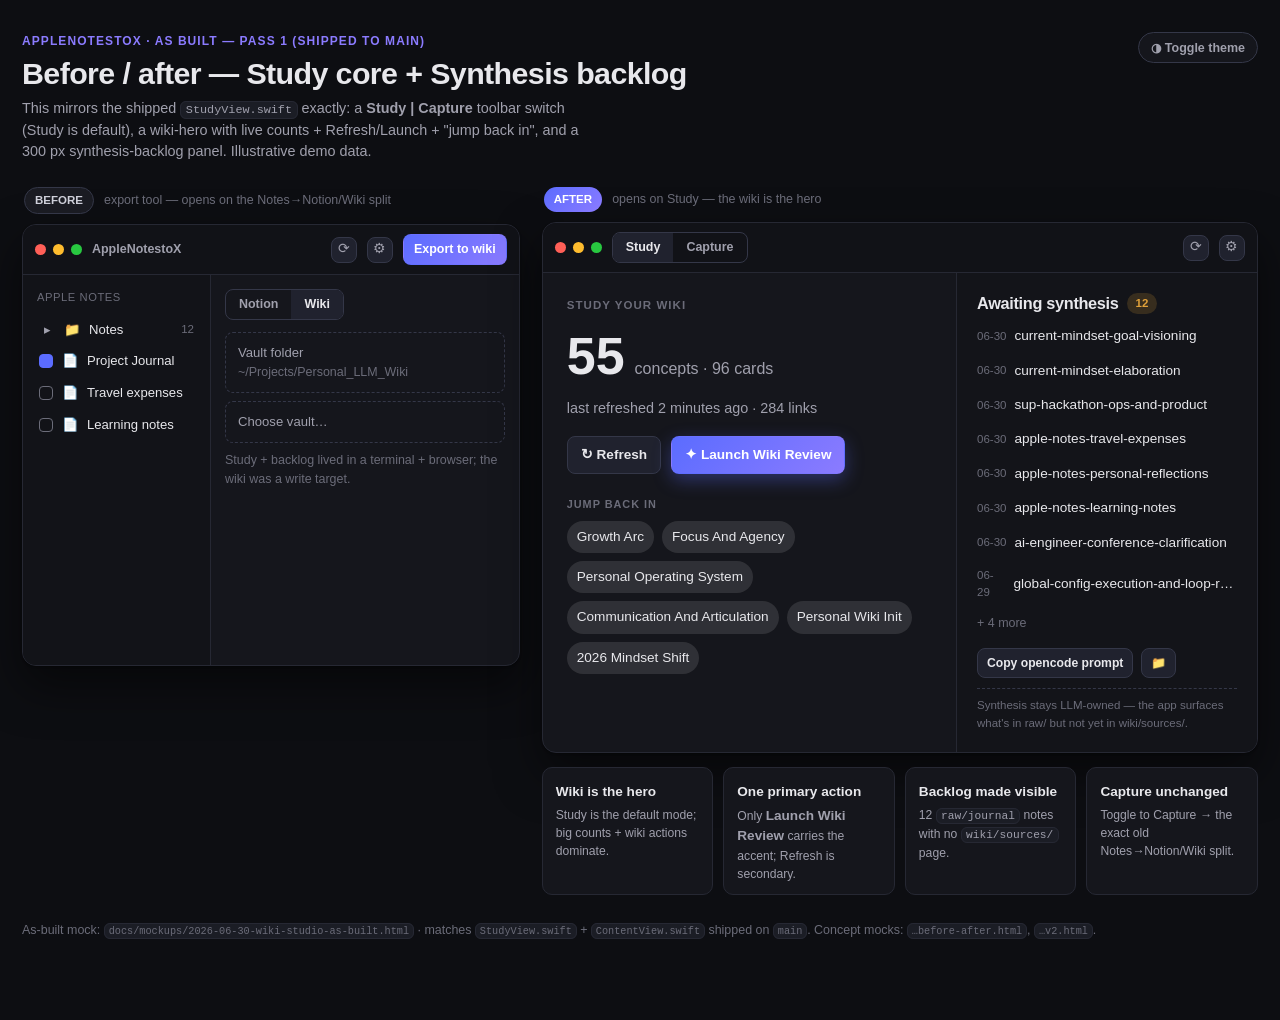
<file: docs/mockups/2026-06-30-wiki-studio-as-built.html>
<!doctype html>
<html lang="en" data-theme="dark">
<head>
<meta charset="utf-8" />
<meta name="viewport" content="width=device-width, initial-scale=1" />
<title>Wiki Studio — before / after (as built, Pass 1)</title>
<style>
  :root{
    --bg:#0d0e12;--surface:#15161c;--surface-2:#1b1d25;--elev:#20222e;
    --border:#262833;--border-2:#343748;--text:#e8e8ec;--muted:#a0a0ad;--faint:#6b6c79;
    --accent:#5b6cff;--accent-2:#8b7bff;--good:#46b98a;--warn:#e0a13a;--danger:#e0556b;
    --r:14px;--r-sm:10px;--r-xs:8px;--shadow:0 1px 2px rgba(0,0,0,.3),0 20px 46px rgba(0,0,0,.5);--maxw:1300px;
  }
  :root[data-theme="light"]{--bg:#f5f6f8;--surface:#fff;--surface-2:#f0f1f5;--elev:#fff;--border:#e5e6ec;--border-2:#d7d9e2;--text:#14151d;--muted:#585a67;--faint:#9596a3;--shadow:0 1px 2px rgba(20,22,40,.06),0 16px 40px rgba(20,22,40,.12)}
  *{box-sizing:border-box;margin:0;padding:0}
  body{background:var(--bg);color:var(--text);font-family:ui-sans-serif,-apple-system,"Segoe UI",Roboto,Helvetica,Arial,sans-serif;line-height:1.5;-webkit-font-smoothing:antialiased;padding:32px 22px 80px}
  h1,h2,h3{line-height:1.12;letter-spacing:-.02em;font-weight:680}
  .num{font-variant-numeric:tabular-nums}
  .wrap{max-width:var(--maxw);margin:0 auto}
  .top{display:flex;justify-content:space-between;align-items:flex-start;gap:16px;flex-wrap:wrap}
  .eyebrow{color:var(--accent-2);font-weight:700;font-size:.75rem;letter-spacing:.09em;text-transform:uppercase}
  h1.title{font-size:1.9rem;margin-top:6px}
  .lede{color:var(--muted);max-width:70ch;margin-top:8px;font-size:.9rem}
  .muted{color:var(--muted)}.faint{color:var(--faint);font-size:.78rem}
  code{font-family:ui-monospace,SFMono-Regular,Menlo,monospace;font-size:.82em;background:var(--surface-2);border:1px solid var(--border);padding:.08em .38em;border-radius:6px}
  .themetoggle{border:1px solid var(--border-2);background:var(--surface);color:var(--muted);border-radius:999px;font-size:.78rem;font-weight:600;padding:7px 12px;cursor:pointer}
  .themetoggle:hover{color:var(--text)}
  .grid{display:grid;grid-template-columns:0.82fr 1.18fr;gap:22px;margin-top:24px;align-items:start}
  @media(max-width:1040px){.grid{grid-template-columns:1fr}}
  .lab{display:flex;align-items:center;gap:10px;margin:0 2px 10px}
  .pill{font-size:.72rem;font-weight:800;padding:4px 10px;border-radius:999px}
  .pill.b{color:#cfd0da;background:#1a1b22;border:1px solid var(--border-2)}
  .pill.a{color:#fff;background:linear-gradient(135deg,var(--accent),var(--accent-2))}
  .lab small{color:var(--faint);font-size:.78rem}
  .win{background:var(--surface);border:1px solid var(--border);border-radius:var(--r);overflow:hidden;box-shadow:var(--shadow)}
  .tbar{display:flex;align-items:center;gap:10px;padding:9px 12px;background:color-mix(in srgb,var(--bg) 55%,var(--surface));border-bottom:1px solid var(--border)}
  .lights{display:flex;gap:7px}.lights i{width:11px;height:11px;border-radius:50%}
  .lights .r{background:#ff5f57}.lights .y{background:#febc2e}.lights .g{background:#28c840}
  .wt{font-size:.78rem;color:var(--muted);font-weight:600}
  .spacer{flex:1}
  .seg{display:inline-flex;border:1px solid var(--border-2);border-radius:var(--r-xs);overflow:hidden}
  .seg span{padding:5px 13px;font-size:.78rem;font-weight:600;color:var(--muted)}.seg span.on{background:var(--elev);color:var(--text)}
  .tbtn{font-size:.78rem;font-weight:600;border-radius:var(--r-xs);padding:5px 10px;border:1px solid var(--border-2);background:var(--elev);color:var(--muted)}
  .icon{width:26px;height:26px;border:1px solid var(--border-2);border-radius:var(--r-xs);background:var(--elev);display:grid;place-items:center;color:var(--muted);font-size:.85rem}

  /* BEFORE split */
  .split{display:grid;grid-template-columns:188px 1fr;min-height:390px}
  .side{border-right:1px solid var(--border);background:color-mix(in srgb,var(--bg) 40%,var(--surface));padding:10px}
  .ph{font-size:.7rem;letter-spacing:.05em;text-transform:uppercase;color:var(--faint);margin:4px 4px 8px}
  .row{display:flex;align-items:center;gap:9px;padding:6px;border-radius:7px;font-size:.82rem}
  .chk{width:14px;height:14px;border:1.5px solid var(--faint);border-radius:4px;flex:none}
  .chk.on{background:var(--accent);border-color:var(--accent)}
  .ico{width:16px;text-align:center;color:var(--muted)}.cnt{margin-left:auto;color:var(--faint);font-size:.72rem}
  .pane{padding:14px}
  .field{font-size:.82rem;color:var(--muted);border:1px dashed var(--border-2);border-radius:8px;padding:10px 12px;margin:8px 0}

  /* AFTER: StudyView = hero | divider | 300px backlog */
  .study{display:grid;grid-template-columns:1fr 1px 300px;min-height:390px}
  .vsep{background:var(--border)}
  .hero{padding:24px;display:flex;flex-direction:column;gap:16px}
  .k{font-size:.72rem;font-weight:700;color:var(--faint);letter-spacing:.09em;text-transform:uppercase}
  .figure{display:flex;align-items:baseline;gap:10px}
  .figure b{font-size:52px;font-weight:800;line-height:1}
  .figure span{color:var(--muted)}
  .sub{color:var(--muted);font-size:.9rem}
  .acts{display:flex;gap:10px;flex-wrap:wrap}
  .btn{font-size:.85rem;font-weight:600;border-radius:var(--r-xs);padding:8px 13px;border:1px solid var(--border-2);background:var(--elev);color:var(--text);cursor:default;display:inline-flex;align-items:center;gap:7px}
  .btn.primary{background:linear-gradient(135deg,var(--accent),var(--accent-2));border-color:transparent;color:#fff;box-shadow:0 6px 18px color-mix(in srgb,var(--accent) 35%,transparent)}
  .chips{display:flex;flex-wrap:wrap;gap:8px}
  .chip{font-size:.85rem;padding:6px 10px;border-radius:999px;background:color-mix(in srgb,var(--text) 12%,transparent)}
  .backlog{padding:20px;display:flex;flex-direction:column;gap:10px;background:color-mix(in srgb,var(--bg) 30%,var(--surface))}
  .bhead{display:flex;align-items:center;gap:8px}
  .bhead h3{font-size:1.02rem}
  .badge{font-size:.72rem;font-weight:800;padding:2px 9px;border-radius:999px;background:color-mix(in srgb,var(--warn) 18%,transparent);color:var(--warn)}
  .it{display:flex;gap:8px;align-items:center;font-size:.85rem;padding:2px 0}
  .it .dt{color:var(--faint);font-size:.72rem;font-variant-numeric:tabular-nums}
  .it .sl{white-space:nowrap;overflow:hidden;text-overflow:ellipsis}
  .brow{display:flex;gap:8px;margin-top:6px}
  .brow .btn{font-size:.76rem;padding:5px 9px}
  .note{font-size:.72rem;color:var(--faint);margin-top:auto;border-top:1px dashed var(--border-2);padding-top:8px}

  .why{margin-top:14px;display:grid;grid-template-columns:repeat(4,1fr);gap:10px}
  @media(max-width:900px){.why{grid-template-columns:1fr 1fr}}
  .why .w{background:var(--surface);border:1px solid var(--border);border-radius:var(--r-sm);padding:11px 13px}
  .why .w b{font-size:.85rem}.why .w p{font-size:.76rem;color:var(--muted);margin-top:3px}
  .why .w code{font-size:.7rem}
  .foot{margin-top:26px;color:var(--faint);font-size:.78rem}
</style>
</head>
<body>
<div class="wrap">
  <div class="top">
    <div>
      <div class="eyebrow">AppleNotestoX · as built — Pass 1 (shipped to main)</div>
      <h1 class="title">Before / after — Study core + Synthesis backlog</h1>
      <p class="lede">This mirrors the shipped <code>StudyView.swift</code> exactly: a <b>Study | Capture</b> toolbar switch (Study is default), a wiki-hero with live counts + Refresh/Launch + "jump back in", and a 300&nbsp;px synthesis-backlog panel. Illustrative demo data.</p>
    </div>
    <button class="themetoggle" onclick="document.documentElement.dataset.theme=document.documentElement.dataset.theme==='light'?'dark':'light'">◑ Toggle theme</button>
  </div>

  <div class="grid">
    <!-- BEFORE -->
    <div>
      <div class="lab"><span class="pill b">BEFORE</span><small>export tool — opens on the Notes→Notion/Wiki split</small></div>
      <div class="win">
        <div class="tbar">
          <div class="lights"><i class="r"></i><i class="y"></i><i class="g"></i></div>
          <div class="wt">AppleNotestoX</div>
          <div class="spacer"></div>
          <div class="icon">⟳</div><div class="icon">⚙</div>
          <span class="tbtn" style="color:#fff;background:linear-gradient(135deg,var(--accent),var(--accent-2));border-color:transparent">Export to wiki</span>
        </div>
        <div class="split">
          <div class="side">
            <div class="ph">Apple Notes</div>
            <div class="row"><span class="ico">▸</span><span class="ico">📁</span>Notes<span class="cnt">12</span></div>
            <div class="row"><span class="chk on"></span><span class="ico">📄</span>Project Journal</div>
            <div class="row"><span class="chk"></span><span class="ico">📄</span>Travel expenses</div>
            <div class="row"><span class="chk"></span><span class="ico">📄</span>Learning notes</div>
          </div>
          <div class="pane">
            <div class="seg"><span>Notion</span><span class="on">Wiki</span></div>
            <div class="field" style="margin-top:12px">Vault folder<br><span class="faint">~/Projects/Personal_LLM_Wiki</span></div>
            <div class="field">Choose vault…</div>
            <p class="faint" style="margin-top:6px">Study + backlog lived in a terminal + browser; the wiki was a write target.</p>
          </div>
        </div>
      </div>
    </div>

    <!-- AFTER -->
    <div>
      <div class="lab"><span class="pill a">AFTER</span><small>opens on Study — the wiki is the hero</small></div>
      <div class="win">
        <div class="tbar">
          <div class="lights"><i class="r"></i><i class="y"></i><i class="g"></i></div>
          <div class="seg"><span class="on">Study</span><span>Capture</span></div>
          <div class="spacer"></div>
          <div class="icon">⟳</div><div class="icon">⚙</div>
        </div>
        <div class="study">
          <!-- hero -->
          <div class="hero">
            <div class="k">Study your wiki</div>
            <div class="figure"><b class="num">55</b><span>concepts · <span class="num">96</span> cards</span></div>
            <div class="sub">last refreshed 2 minutes ago · <span class="num">284</span> links</div>
            <div class="acts">
              <span class="btn">↻ Refresh</span>
              <span class="btn primary">✦ Launch Wiki Review</span>
            </div>
            <div style="margin-top:6px">
              <div class="k" style="font-size:.68rem;margin-bottom:8px">Jump back in</div>
              <div class="chips">
                <span class="chip">Growth Arc</span>
                <span class="chip">Focus And Agency</span>
                <span class="chip">Personal Operating System</span>
                <span class="chip">Communication And Articulation</span>
                <span class="chip">Personal Wiki Init</span>
                <span class="chip">2026 Mindset Shift</span>
              </div>
            </div>
          </div>

          <div class="vsep"></div>

          <!-- backlog -->
          <div class="backlog">
            <div class="bhead"><h3>Awaiting synthesis</h3><span class="badge num">12</span></div>
            <div class="it"><span class="dt">06-30</span><span class="sl">current-mindset-goal-visioning</span></div>
            <div class="it"><span class="dt">06-30</span><span class="sl">current-mindset-elaboration</span></div>
            <div class="it"><span class="dt">06-30</span><span class="sl">sup-hackathon-ops-and-product</span></div>
            <div class="it"><span class="dt">06-30</span><span class="sl">apple-notes-travel-expenses</span></div>
            <div class="it"><span class="dt">06-30</span><span class="sl">apple-notes-personal-reflections</span></div>
            <div class="it"><span class="dt">06-30</span><span class="sl">apple-notes-learning-notes</span></div>
            <div class="it"><span class="dt">06-30</span><span class="sl">ai-engineer-conference-clarification</span></div>
            <div class="it"><span class="dt">06-29</span><span class="sl">global-config-execution-and-loop-rules</span></div>
            <div class="faint">+ 4 more</div>
            <div class="brow">
              <span class="btn">Copy opencode prompt</span>
              <span class="btn">📁</span>
            </div>
            <div class="note">Synthesis stays LLM-owned — the app surfaces what's in raw/ but not yet in wiki/sources/.</div>
          </div>
        </div>
      </div>

      <div class="why">
        <div class="w"><b>Wiki is the hero</b><p>Study is the default mode; big counts + wiki actions dominate.</p></div>
        <div class="w"><b>One primary action</b><p>Only <b>Launch Wiki Review</b> carries the accent; Refresh is secondary.</p></div>
        <div class="w"><b>Backlog made visible</b><p>12 <code>raw/journal</code> notes with no <code>wiki/sources/</code> page.</p></div>
        <div class="w"><b>Capture unchanged</b><p>Toggle to Capture → the exact old Notes→Notion/Wiki split.</p></div>
      </div>
    </div>
  </div>

  <p class="foot">As-built mock: <code>docs/mockups/2026-06-30-wiki-studio-as-built.html</code> · matches <code>StudyView.swift</code> + <code>ContentView.swift</code> shipped on <code>main</code>. Concept mocks: <code>…before-after.html</code>, <code>…v2.html</code>.</p>
</div>
</body>
</html>
</file>
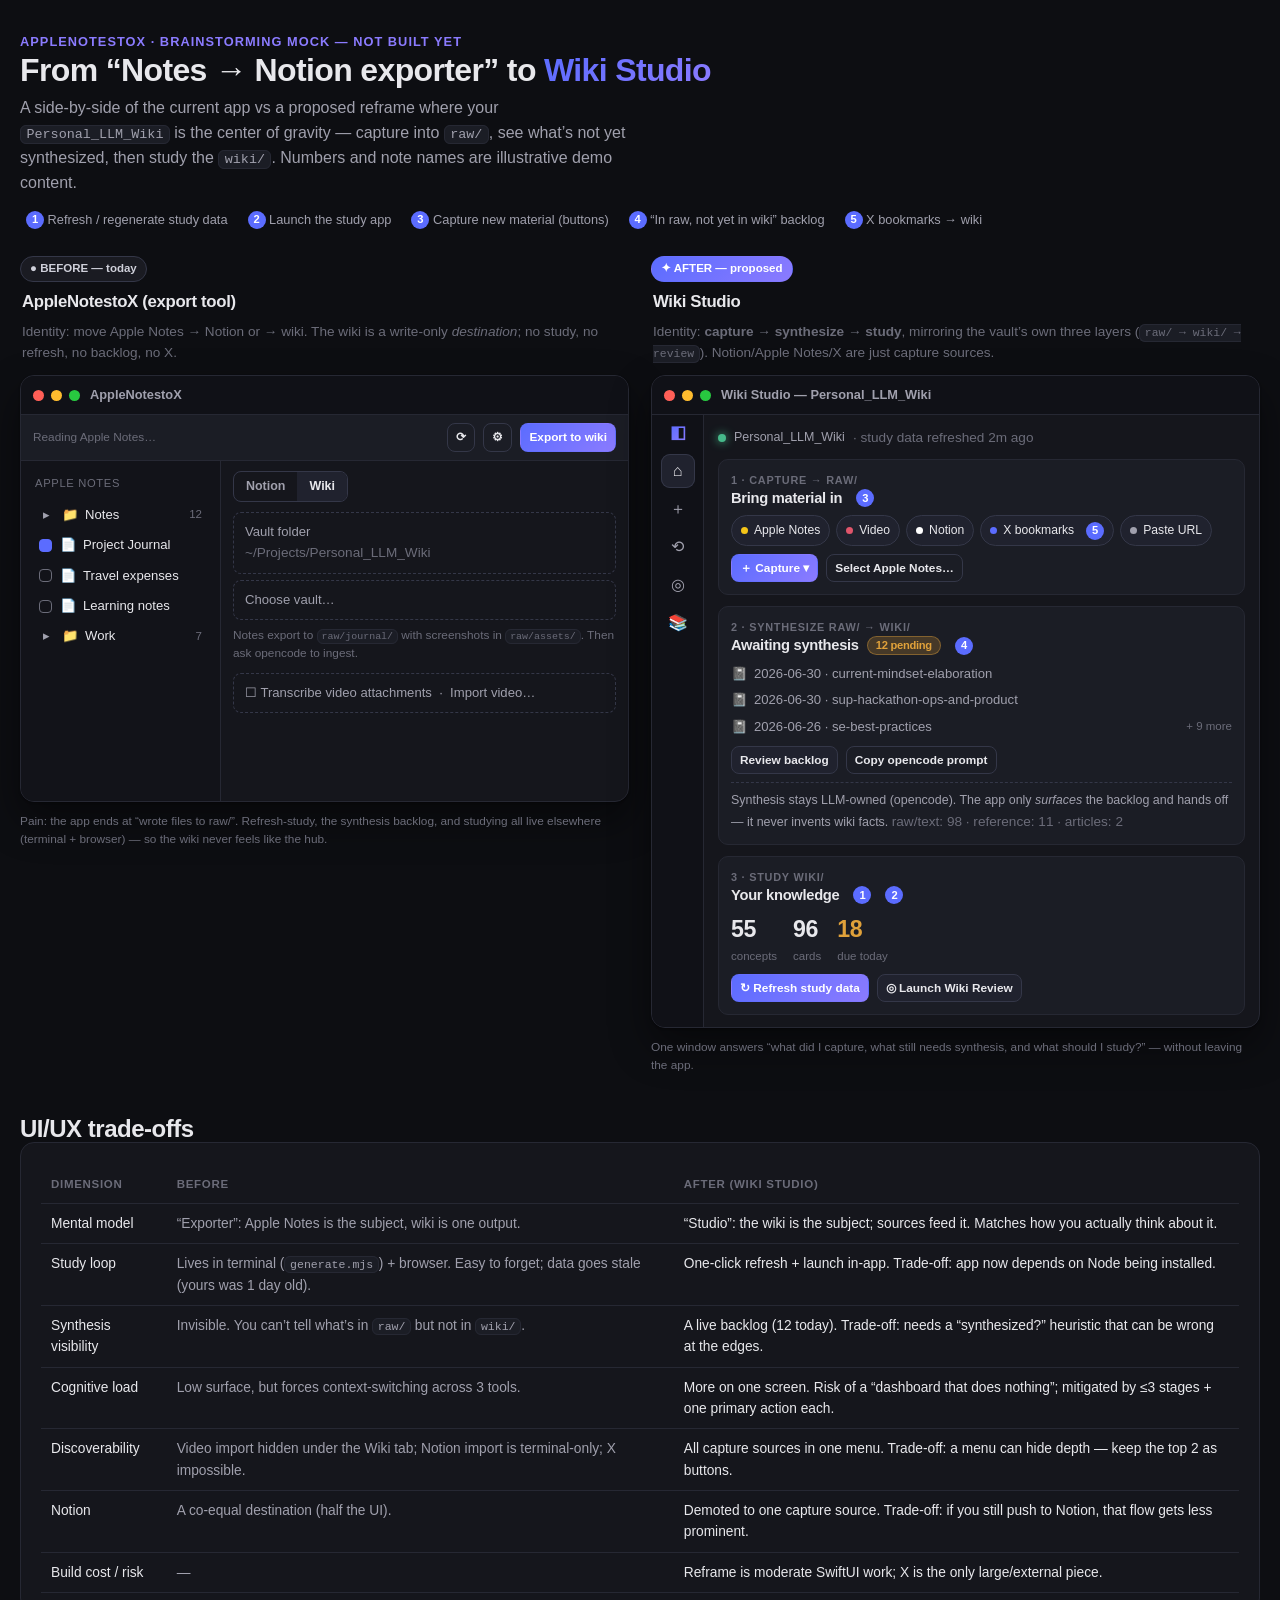
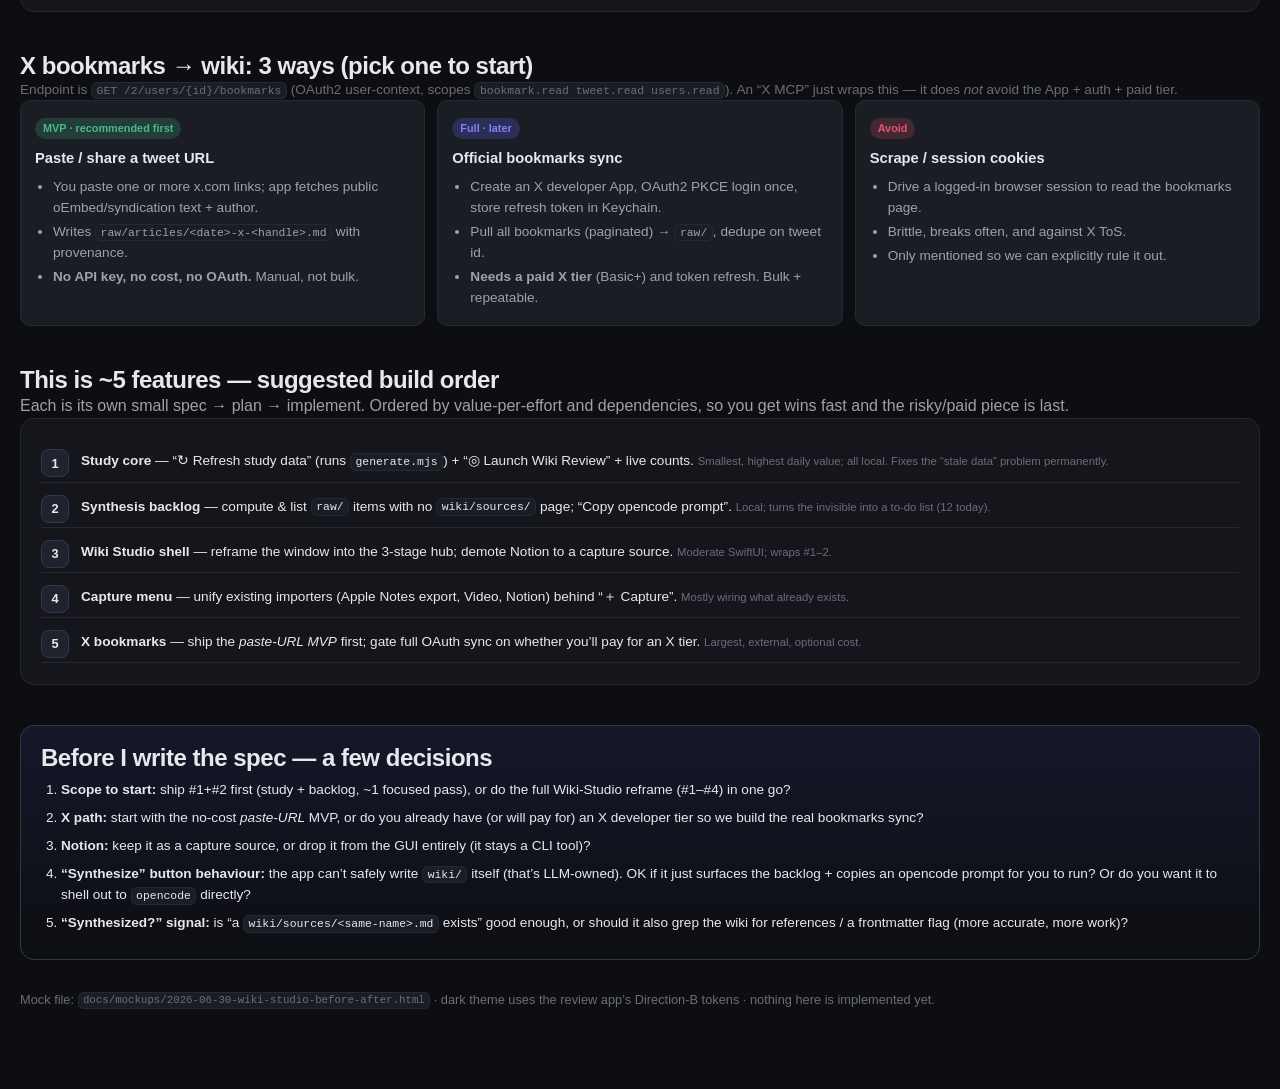
<file: docs/mockups/2026-06-30-wiki-studio-before-after.html>
<!doctype html>
<html lang="en" data-theme="dark">
<head>
<meta charset="utf-8" />
<meta name="viewport" content="width=device-width, initial-scale=1" />
<title>Wiki Studio — Before / After mockups</title>
<style>
  :root{
    --bg:#0d0e12; --surface:#15161c; --surface-2:#1b1d25; --elev:#20222e;
    --border:#262833; --border-2:#343748;
    --text:#e8e8ec; --muted:#a0a0ad; --faint:#6b6c79;
    --accent:#5b6cff; --accent-2:#8b7bff; --ink:#fff;
    --good:#46b98a; --warn:#e0a13a; --danger:#e0556b;
    --c-entity:#3fb37f; --c-project:#e0a13a; --c-source:#9a6bff;
    --r:14px; --r-sm:10px; --r-xs:8px;
    --shadow:0 1px 2px rgba(0,0,0,.3),0 18px 40px rgba(0,0,0,.45);
    --maxw:1280px;
  }
  *{box-sizing:border-box;margin:0;padding:0}
  body{background:var(--bg);color:var(--text);
    font-family:ui-sans-serif,-apple-system,"Segoe UI",Roboto,Helvetica,Arial,sans-serif;
    line-height:1.55;-webkit-font-smoothing:antialiased;padding:32px 20px 80px}
  h1,h2,h3{line-height:1.14;letter-spacing:-.02em;font-weight:680}
  .wrap{max-width:var(--maxw);margin:0 auto}
  .eyebrow{color:var(--accent-2);font-weight:700;font-size:.8rem;letter-spacing:.08em;text-transform:uppercase}
  .lede{color:var(--muted);max-width:70ch;margin-top:8px}
  .muted{color:var(--muted)} .faint{color:var(--faint);font-size:.85rem}
  code{font-family:ui-monospace,SFMono-Regular,Menlo,monospace;font-size:.84em;background:var(--surface-2);
    border:1px solid var(--border);padding:.1em .4em;border-radius:6px}
  .pill{display:inline-flex;align-items:center;gap:6px;font-size:.72rem;font-weight:700;
    padding:3px 9px;border-radius:999px;border:1px solid var(--border-2)}
  .pill.before{color:#cfd0da;background:#1a1b22}
  .pill.after{color:var(--ink);background:linear-gradient(135deg,var(--accent),var(--accent-2));border-color:transparent}

  /* grid */
  .grid{display:grid;grid-template-columns:1fr 1fr;gap:22px;margin-top:26px}
  @media (max-width:1080px){.grid{grid-template-columns:1fr}}
  .col h2{font-size:1.05rem;margin:10px 2px}
  .col .sub{font-size:.85rem;color:var(--faint);margin:0 2px 12px}

  /* faux mac window */
  .win{background:var(--surface);border:1px solid var(--border);border-radius:var(--r);overflow:hidden;box-shadow:var(--shadow)}
  .titlebar{display:flex;align-items:center;gap:10px;padding:9px 12px;background:#101117;border-bottom:1px solid var(--border)}
  .lights{display:flex;gap:7px}
  .lights i{width:11px;height:11px;border-radius:50%;display:block}
  .lights .r{background:#ff5f57}.lights .y{background:#febc2e}.lights .g{background:#28c840}
  .wtitle{font-size:.8rem;color:var(--muted);font-weight:600}
  .toolbar{display:flex;align-items:center;gap:8px;padding:8px 12px;border-bottom:1px solid var(--border);background:var(--surface-2)}
  .spacer{flex:1}
  .btn{font-size:.8rem;font-weight:600;border-radius:var(--r-xs);padding:6px 11px;border:1px solid var(--border-2);
    background:var(--elev);color:var(--text);cursor:default;white-space:nowrap}
  .btn.primary{background:linear-gradient(135deg,var(--accent),var(--accent-2));border-color:transparent;color:#fff}
  .btn.ghost{background:transparent}
  .btn.sm{font-size:.74rem;padding:4px 8px}
  .btn[disabled]{opacity:.45}
  .seg{display:inline-flex;border:1px solid var(--border-2);border-radius:var(--r-xs);overflow:hidden}
  .seg span{padding:5px 12px;font-size:.78rem;font-weight:600;color:var(--muted)}
  .seg span.on{background:var(--elev);color:var(--text)}

  /* split layout (before) */
  .split{display:grid;grid-template-columns:200px 1fr;min-height:340px}
  .pane{padding:10px 12px}
  .pane.side{border-right:1px solid var(--border);background:#121319}
  .ph{font-size:.7rem;letter-spacing:.06em;text-transform:uppercase;color:var(--faint);margin:4px 2px 8px}
  .row{display:flex;align-items:center;gap:8px;padding:5px 6px;border-radius:7px;font-size:.82rem}
  .row:hover{background:#171922}
  .chk{width:13px;height:13px;border:1.5px solid var(--faint);border-radius:4px;flex:none}
  .chk.on{background:var(--accent);border-color:var(--accent)}
  .ico{width:15px;text-align:center;color:var(--muted)}
  .count{margin-left:auto;color:var(--faint);font-size:.72rem}
  .field{font-size:.82rem;color:var(--muted);border:1px dashed var(--border-2);border-radius:8px;padding:9px 11px;margin:6px 0}
  .note{font-size:.74rem;color:var(--faint)}

  /* hub layout (after) */
  .hub{display:grid;grid-template-columns:52px 1fr;min-height:340px}
  .rail{border-right:1px solid var(--border);background:#101117;display:flex;flex-direction:column;align-items:center;gap:4px;padding:10px 0}
  .rail b{font-size:1.05rem;line-height:1;background:linear-gradient(135deg,var(--accent),var(--accent-2));
    -webkit-background-clip:text;background-clip:text;color:transparent;margin-bottom:8px}
  .rico{width:34px;height:34px;border-radius:9px;display:grid;place-items:center;color:var(--muted);font-size:1rem}
  .rico.on{background:var(--elev);color:var(--text);box-shadow:inset 0 0 0 1px var(--border-2)}
  .hub-main{padding:12px 14px;display:flex;flex-direction:column;gap:11px;overflow:auto}
  .vaultbar{display:flex;align-items:center;gap:8px;font-size:.78rem;color:var(--muted)}
  .dot{width:8px;height:8px;border-radius:50%;background:var(--good);box-shadow:0 0 10px var(--good)}
  .stage{background:var(--surface-2);border:1px solid var(--border);border-radius:var(--r-sm);padding:12px}
  .stage h3{font-size:.92rem;display:flex;align-items:center;gap:8px}
  .stage .k{font-size:.68rem;color:var(--faint);text-transform:uppercase;letter-spacing:.07em;font-weight:700}
  .stat{display:flex;gap:16px;margin:8px 0}
  .stat div{display:flex;flex-direction:column}
  .stat b{font-size:1.45rem;letter-spacing:-.02em}
  .stat small{color:var(--faint);font-size:.72rem}
  .chips{display:flex;flex-wrap:wrap;gap:6px;margin:8px 0}
  .chip{display:inline-flex;align-items:center;gap:6px;font-size:.76rem;padding:5px 9px;border-radius:999px;
    background:var(--elev);border:1px solid var(--border-2);color:var(--text)}
  .chip .d{width:7px;height:7px;border-radius:50%}
  .acts{display:flex;gap:8px;flex-wrap:wrap;margin-top:6px}
  .badge{font-size:.7rem;font-weight:800;padding:2px 8px;border-radius:999px;background:color-mix(in srgb,var(--warn) 22%,transparent);
    color:var(--warn);border:1px solid color-mix(in srgb,var(--warn) 40%,transparent)}
  .mini{font-size:.78rem;color:var(--muted);border-top:1px dashed var(--border-2);margin-top:8px;padding-top:8px}
  .mini code{font-size:.72rem}

  /* annotation pins */
  .pin{display:inline-grid;place-items:center;width:18px;height:18px;border-radius:50%;font-size:.7rem;font-weight:800;
    background:var(--accent);color:#fff;vertical-align:middle;margin-left:6px}

  /* sections */
  .section{margin-top:40px}
  .card{background:var(--surface);border:1px solid var(--border);border-radius:var(--r);padding:18px 20px}
  table{width:100%;border-collapse:collapse;font-size:.86rem;margin-top:6px}
  th,td{text-align:left;padding:9px 10px;border-bottom:1px solid var(--border);vertical-align:top}
  th{color:var(--faint);font-size:.72rem;text-transform:uppercase;letter-spacing:.06em}
  td.b{color:var(--muted)} td.a{color:var(--text)}
  .opt{display:grid;grid-template-columns:1fr;gap:12px}
  @media(min-width:780px){.opt{grid-template-columns:repeat(3,1fr)}}
  .opt .o{background:var(--surface-2);border:1px solid var(--border);border-radius:var(--r-sm);padding:14px}
  .opt .o h4{font-size:.92rem;margin-bottom:6px}
  .tag{font-size:.68rem;font-weight:800;padding:2px 8px;border-radius:999px;display:inline-block;margin-bottom:8px}
  .tag.mvp{background:color-mix(in srgb,var(--good) 20%,transparent);color:var(--good)}
  .tag.full{background:color-mix(in srgb,var(--accent) 22%,transparent);color:var(--accent-2)}
  .tag.no{background:color-mix(in srgb,var(--danger) 20%,transparent);color:var(--danger)}
  ul{margin:6px 0 0 18px} li{margin:3px 0;color:var(--muted);font-size:.85rem}
  .steps{counter-reset:s;list-style:none;margin:0;padding:0}
  .steps li{counter-increment:s;position:relative;padding:10px 0 10px 40px;border-bottom:1px solid var(--border);color:var(--text)}
  .steps li::before{content:counter(s);position:absolute;left:0;top:9px;width:26px;height:26px;border-radius:8px;
    display:grid;place-items:center;font-weight:800;font-size:.8rem;background:var(--elev);border:1px solid var(--border-2)}
  .steps li small{color:var(--faint);font-weight:500}
  .legend{display:flex;gap:14px;flex-wrap:wrap;margin-top:14px;font-size:.8rem;color:var(--muted)}
  .legend .pin{position:static}
  .q{background:linear-gradient(180deg,color-mix(in srgb,var(--accent) 10%,transparent),transparent);
    border:1px solid var(--border-2)}
  .q ol{margin:8px 0 0 20px}.q li{color:var(--text);margin:7px 0}
  .foot{margin-top:30px;color:var(--faint);font-size:.8rem}
</style>
</head>
<body>
<div class="wrap">

  <div class="eyebrow">AppleNotestoX · brainstorming mock — not built yet</div>
  <h1>From “Notes&nbsp;→&nbsp;Notion exporter” to <span style="background:linear-gradient(135deg,var(--accent),var(--accent-2));-webkit-background-clip:text;background-clip:text;color:transparent">Wiki Studio</span></h1>
  <p class="lede">A side-by-side of the current app vs a proposed reframe where your <code>Personal_LLM_Wiki</code> is the
  center of gravity — capture into <code>raw/</code>, see what’s not yet synthesized, then study the <code>wiki/</code>.
  Numbers and note names are illustrative demo content.</p>

  <div class="legend">
    <span><span class="pin">1</span> Refresh / regenerate study data</span>
    <span><span class="pin">2</span> Launch the study app</span>
    <span><span class="pin">3</span> Capture new material (buttons)</span>
    <span><span class="pin">4</span> “In raw, not yet in wiki” backlog</span>
    <span><span class="pin">5</span> X bookmarks → wiki</span>
  </div>

  <div class="grid">
    <!-- BEFORE -->
    <div class="col">
      <span class="pill before">● BEFORE — today</span>
      <h2>AppleNotestoX (export tool)</h2>
      <p class="sub">Identity: move Apple Notes → Notion or → wiki. The wiki is a write-only <em>destination</em>; no study, no refresh, no backlog, no X.</p>
      <div class="win">
        <div class="titlebar"><div class="lights"><i class="r"></i><i class="y"></i><i class="g"></i></div><div class="wtitle">AppleNotestoX</div></div>
        <div class="toolbar">
          <span class="faint" style="font-size:.74rem">Reading Apple Notes…</span>
          <div class="spacer"></div>
          <span class="btn sm ghost">⟳</span><span class="btn sm ghost">⚙</span>
          <span class="btn sm primary">Export to wiki</span>
        </div>
        <div class="split">
          <div class="pane side">
            <div class="ph">Apple Notes</div>
            <div class="row"><span class="ico">▸</span><span class="ico">📁</span> Notes <span class="count">12</span></div>
            <div class="row"><span class="chk on"></span><span class="ico">📄</span> Project Journal</div>
            <div class="row"><span class="chk"></span><span class="ico">📄</span> Travel expenses</div>
            <div class="row"><span class="chk"></span><span class="ico">📄</span> Learning notes</div>
            <div class="row"><span class="ico">▸</span><span class="ico">📁</span> Work <span class="count">7</span></div>
          </div>
          <div class="pane">
            <div class="seg"><span>Notion</span><span class="on">Wiki</span></div>
            <div class="field" style="margin-top:10px">Vault folder<br><span class="faint">~/Projects/Personal_LLM_Wiki</span></div>
            <div class="field">Choose vault…</div>
            <div class="note">Notes export to <code>raw/journal/</code> with screenshots in <code>raw/assets/</code>. Then ask opencode to ingest.</div>
            <div class="field" style="margin-top:10px">☐ Transcribe video attachments &nbsp;·&nbsp; Import video…</div>
          </div>
        </div>
      </div>
      <p class="note" style="margin-top:10px">Pain: the app ends at “wrote files to raw/”. Refresh-study, the synthesis backlog, and studying all live elsewhere (terminal + browser) — so the wiki never feels like the hub.</p>
    </div>

    <!-- AFTER -->
    <div class="col">
      <span class="pill after">✦ AFTER — proposed</span>
      <h2>Wiki Studio</h2>
      <p class="sub">Identity: <strong>capture → synthesize → study</strong>, mirroring the vault’s own three layers (<code>raw/ → wiki/ → review</code>). Notion/Apple Notes/X are just capture sources.</p>
      <div class="win">
        <div class="titlebar"><div class="lights"><i class="r"></i><i class="y"></i><i class="g"></i></div><div class="wtitle">Wiki Studio — Personal_LLM_Wiki</div></div>
        <div class="hub">
          <div class="rail">
            <b>◧</b>
            <div class="rico on" title="Home">⌂</div>
            <div class="rico" title="Capture">＋</div>
            <div class="rico" title="Synthesize">⟲</div>
            <div class="rico" title="Study">◎</div>
            <div class="rico" title="Browse vault">📚</div>
          </div>
          <div class="hub-main">
            <div class="vaultbar"><span class="dot"></span> Personal_LLM_Wiki <span class="faint">· study data refreshed 2m ago</span></div>

            <!-- CAPTURE -->
            <div class="stage">
              <div class="k">1 · Capture → raw/</div>
              <h3>Bring material in <span class="pin">3</span></h3>
              <div class="chips">
                <span class="chip"><span class="d" style="background:#f5c518"></span>Apple Notes</span>
                <span class="chip"><span class="d" style="background:#e0556b"></span>Video</span>
                <span class="chip"><span class="d" style="background:#fff"></span>Notion</span>
                <span class="chip"><span class="d" style="background:var(--accent)"></span>X bookmarks <span class="pin">5</span></span>
                <span class="chip"><span class="d" style="background:var(--muted)"></span>Paste URL</span>
              </div>
              <div class="acts"><span class="btn primary sm">＋ Capture ▾</span><span class="btn ghost sm">Select Apple Notes…</span></div>
            </div>

            <!-- SYNTHESIZE -->
            <div class="stage">
              <div class="k">2 · Synthesize raw/ → wiki/</div>
              <h3>Awaiting synthesis <span class="badge">12 pending</span> <span class="pin">4</span></h3>
              <div class="mini" style="border-top:none;margin-top:6px;padding-top:0">
                <div class="row" style="padding:3px 0"><span class="ico">📓</span> 2026-06-30 · current-mindset-elaboration</div>
                <div class="row" style="padding:3px 0"><span class="ico">📓</span> 2026-06-30 · sup-hackathon-ops-and-product</div>
                <div class="row" style="padding:3px 0"><span class="ico">📓</span> 2026-06-26 · se-best-practices <span class="count">+ 9 more</span></div>
              </div>
              <div class="acts"><span class="btn sm">Review backlog</span><span class="btn ghost sm">Copy opencode prompt</span></div>
              <div class="mini">Synthesis stays LLM-owned (opencode). The app only <em>surfaces</em> the backlog and hands off — it never invents wiki facts. <span class="faint">raw/text: 98 · reference: 11 · articles: 2</span></div>
            </div>

            <!-- STUDY -->
            <div class="stage">
              <div class="k">3 · Study wiki/</div>
              <h3>Your knowledge <span class="pin">1</span> <span class="pin">2</span></h3>
              <div class="stat">
                <div><b>55</b><small>concepts</small></div>
                <div><b>96</b><small>cards</small></div>
                <div><b style="color:var(--warn)">18</b><small>due today</small></div>
              </div>
              <div class="acts">
                <span class="btn primary sm">↻ Refresh study data</span>
                <span class="btn sm">◎ Launch Wiki Review</span>
              </div>
            </div>
          </div>
        </div>
      </div>
      <p class="note" style="margin-top:10px">One window answers “what did I capture, what still needs synthesis, and what should I study?” — without leaving the app.</p>
    </div>
  </div>

  <!-- TRADEOFFS -->
  <div class="section">
    <h2>UI/UX trade-offs</h2>
    <div class="card">
      <table>
        <tr><th>Dimension</th><th>Before</th><th>After (Wiki Studio)</th></tr>
        <tr><td>Mental model</td><td class="b">“Exporter”: Apple Notes is the subject, wiki is one output.</td><td class="a">“Studio”: the wiki is the subject; sources feed it. Matches how you actually think about it.</td></tr>
        <tr><td>Study loop</td><td class="b">Lives in terminal (<code>generate.mjs</code>) + browser. Easy to forget; data goes stale (yours was 1 day old).</td><td class="a">One-click refresh + launch in-app. Trade-off: app now depends on Node being installed.</td></tr>
        <tr><td>Synthesis visibility</td><td class="b">Invisible. You can’t tell what’s in <code>raw/</code> but not in <code>wiki/</code>.</td><td class="a">A live backlog (12 today). Trade-off: needs a “synthesized?” heuristic that can be wrong at the edges.</td></tr>
        <tr><td>Cognitive load</td><td class="b">Low surface, but forces context-switching across 3 tools.</td><td class="a">More on one screen. Risk of a “dashboard that does nothing”; mitigated by ≤3 stages + one primary action each.</td></tr>
        <tr><td>Discoverability</td><td class="b">Video import hidden under the Wiki tab; Notion import is terminal-only; X impossible.</td><td class="a">All capture sources in one menu. Trade-off: a menu can hide depth — keep the top 2 as buttons.</td></tr>
        <tr><td>Notion</td><td class="b">A co-equal destination (half the UI).</td><td class="a">Demoted to one capture source. Trade-off: if you still push to Notion, that flow gets less prominent.</td></tr>
        <tr><td>Build cost / risk</td><td class="b">—</td><td class="a">Reframe is moderate SwiftUI work; X is the only large/external piece.</td></tr>
      </table>
    </div>
  </div>

  <!-- X OPTIONS -->
  <div class="section">
    <h2>X bookmarks → wiki: 3 ways (pick one to start)</h2>
    <p class="muted faint">Endpoint is <code>GET /2/users/{id}/bookmarks</code> (OAuth2 user-context, scopes <code>bookmark.read tweet.read users.read</code>). An “X MCP” just wraps this — it does <em>not</em> avoid the App + auth + paid tier.</p>
    <div class="opt">
      <div class="o">
        <span class="tag mvp">MVP · recommended first</span>
        <h4>Paste / share a tweet URL</h4>
        <ul>
          <li>You paste one or more x.com links; app fetches public oEmbed/syndication text + author.</li>
          <li>Writes <code>raw/articles/&lt;date&gt;-x-&lt;handle&gt;.md</code> with provenance.</li>
          <li><b>No API key, no cost, no OAuth.</b> Manual, not bulk.</li>
        </ul>
      </div>
      <div class="o">
        <span class="tag full">Full · later</span>
        <h4>Official bookmarks sync</h4>
        <ul>
          <li>Create an X developer App, OAuth2 PKCE login once, store refresh token in Keychain.</li>
          <li>Pull all bookmarks (paginated) → <code>raw/</code>, dedupe on tweet id.</li>
          <li><b>Needs a paid X tier</b> (Basic+) and token refresh. Bulk + repeatable.</li>
        </ul>
      </div>
      <div class="o">
        <span class="tag no">Avoid</span>
        <h4>Scrape / session cookies</h4>
        <ul>
          <li>Drive a logged-in browser session to read the bookmarks page.</li>
          <li>Brittle, breaks often, and against X ToS.</li>
          <li>Only mentioned so we can explicitly rule it out.</li>
        </ul>
      </div>
    </div>
  </div>

  <!-- DECOMPOSITION -->
  <div class="section">
    <h2>This is ~5 features — suggested build order</h2>
    <p class="muted">Each is its own small spec → plan → implement. Ordered by value-per-effort and dependencies, so you get wins fast and the risky/paid piece is last.</p>
    <div class="card">
      <ol class="steps">
        <li><b>Study core</b> — “↻ Refresh study data” (runs <code>generate.mjs</code>) + “◎ Launch Wiki Review” + live counts. <small>Smallest, highest daily value; all local. Fixes the “stale data” problem permanently.</small></li>
        <li><b>Synthesis backlog</b> — compute & list <code>raw/</code> items with no <code>wiki/sources/</code> page; “Copy opencode prompt”. <small>Local; turns the invisible into a to-do list (12 today).</small></li>
        <li><b>Wiki Studio shell</b> — reframe the window into the 3-stage hub; demote Notion to a capture source. <small>Moderate SwiftUI; wraps #1–2.</small></li>
        <li><b>Capture menu</b> — unify existing importers (Apple Notes export, Video, Notion) behind “＋ Capture”. <small>Mostly wiring what already exists.</small></li>
        <li><b>X bookmarks</b> — ship the <em>paste-URL MVP</em> first; gate full OAuth sync on whether you’ll pay for an X tier. <small>Largest, external, optional cost.</small></li>
      </ol>
    </div>
  </div>

  <!-- QUESTIONS -->
  <div class="section">
    <div class="card q">
      <h2>Before I write the spec — a few decisions</h2>
      <ol>
        <li><b>Scope to start:</b> ship #1+#2 first (study + backlog, ~1 focused pass), or do the full Wiki-Studio reframe (#1–#4) in one go?</li>
        <li><b>X path:</b> start with the no-cost <em>paste-URL</em> MVP, or do you already have (or will pay for) an X developer tier so we build the real bookmarks sync?</li>
        <li><b>Notion:</b> keep it as a capture source, or drop it from the GUI entirely (it stays a CLI tool)?</li>
        <li><b>“Synthesize” button behaviour:</b> the app can’t safely write <code>wiki/</code> itself (that’s LLM-owned). OK if it just surfaces the backlog + copies an opencode prompt for you to run? Or do you want it to shell out to <code>opencode</code> directly?</li>
        <li><b>“Synthesized?” signal:</b> is “a <code>wiki/sources/&lt;same-name&gt;.md</code> exists” good enough, or should it also grep the wiki for references / a frontmatter flag (more accurate, more work)?</li>
      </ol>
    </div>
  </div>

  <p class="foot">Mock file: <code>docs/mockups/2026-06-30-wiki-studio-before-after.html</code> · dark theme uses the review app’s Direction-B tokens · nothing here is implemented yet.</p>
</div>
</body>
</html>
</file>
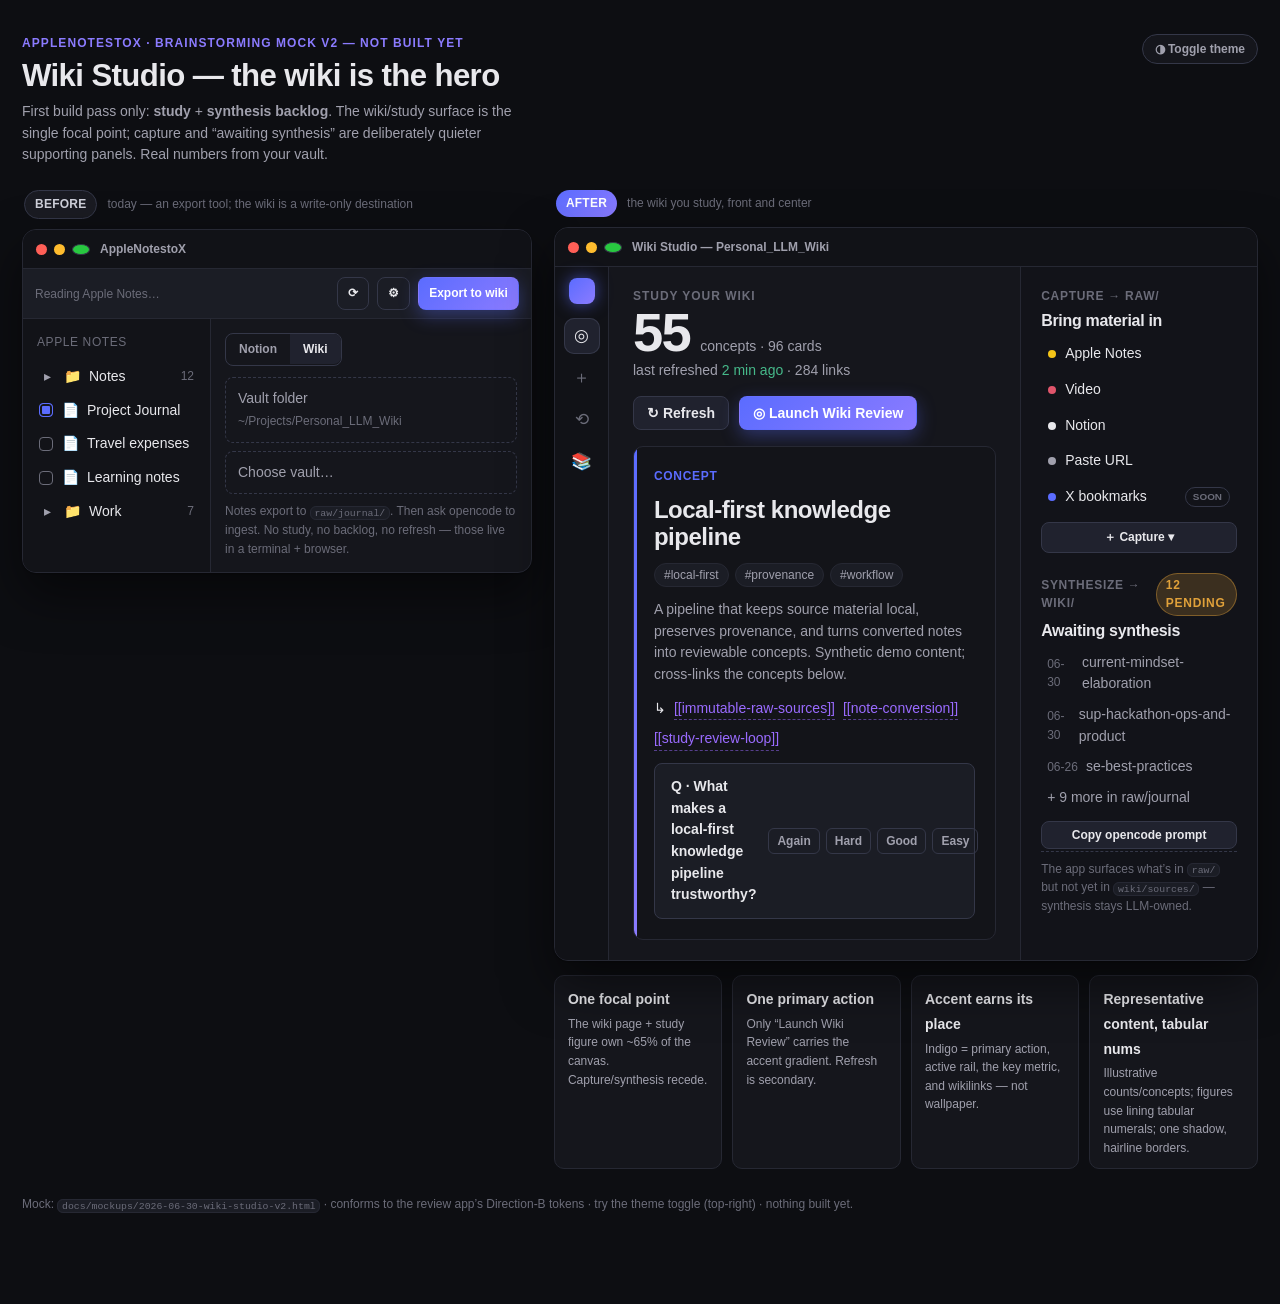
<file: docs/mockups/2026-06-30-wiki-studio-v2.html>
<!doctype html>
<html lang="en" data-theme="dark">
<head>
<meta charset="utf-8" />
<meta name="viewport" content="width=device-width, initial-scale=1" />
<title>Wiki Studio — before / after (v2)</title>
<style>
  /* ---- tokens (conform to the review app's "Direction B" system) ---- */
  :root{
    --s1:.25rem;--s2:.5rem;--s3:.75rem;--s4:1rem;--s5:1.25rem;--s6:1.5rem;--s8:2rem;--s10:2.5rem;--s12:3rem;
    --t-xs:.75rem;--t-sm:.875rem;--t-base:1rem;--t-lg:1.2rem;--t-xl:1.5rem;--t-2xl:1.95rem;--t-3xl:2.6rem;--t-mega:3.4rem;
    --lead:1.55;--tight:1.1;
    --r:14px;--r-sm:10px;--r-xs:8px;
    --bg:#0d0e12;--surface:#15161c;--surface-2:#1b1d25;--elev:#20222e;
    --border:#262833;--border-2:#343748;
    --text:#e8e8ec;--muted:#a0a0ad;--faint:#6b6c79;
    --accent:#5b6cff;--accent-2:#8b7bff;--ink:#fff;
    --good:#46b98a;--warn:#e0a13a;--danger:#e0556b;
    --c-entity:#3fb37f;--c-concept:#5b6cff;--c-project:#e0a13a;--c-source:#9a6bff;
    --shadow:0 1px 2px rgba(0,0,0,.30),0 22px 50px rgba(0,0,0,.50);
    --ring:0 0 0 3px color-mix(in srgb,var(--accent) 45%,transparent);
    --maxw:1300px;
  }
  :root[data-theme="light"]{
    --bg:#f5f6f8;--surface:#fff;--surface-2:#f0f1f5;--elev:#fff;
    --border:#e5e6ec;--border-2:#d7d9e2;--text:#14151d;--muted:#585a67;--faint:#9596a3;
    --shadow:0 1px 2px rgba(20,22,40,.06),0 18px 44px rgba(20,22,40,.12);
  }
  *{box-sizing:border-box;margin:0;padding:0}
  body{background:var(--bg);color:var(--text);
    font-family:ui-sans-serif,-apple-system,"Segoe UI",Roboto,Helvetica,Arial,sans-serif;
    font-size:var(--t-base);line-height:var(--lead);-webkit-font-smoothing:antialiased;
    text-rendering:optimizeLegibility;padding:34px 22px 90px}
  h1,h2,h3,h4{line-height:var(--tight);letter-spacing:-.02em;font-weight:680}
  .num{font-variant-numeric:tabular-nums}
  .wrap{max-width:var(--maxw);margin:0 auto}
  .top{display:flex;align-items:flex-start;justify-content:space-between;gap:16px;flex-wrap:wrap}
  .eyebrow{color:var(--accent-2);font-weight:700;font-size:var(--t-xs);letter-spacing:.09em;text-transform:uppercase}
  h1.title{font-size:var(--t-2xl);margin-top:6px}
  .lede{color:var(--muted);max-width:64ch;margin-top:8px;font-size:var(--t-sm)}
  .muted{color:var(--muted)}.faint{color:var(--faint);font-size:var(--t-xs)}
  code{font-family:ui-monospace,SFMono-Regular,Menlo,monospace;font-size:.82em;background:var(--surface-2);
    border:1px solid var(--border);padding:.08em .38em;border-radius:6px}
  .themetoggle{border:1px solid var(--border-2);background:var(--surface);color:var(--muted);border-radius:999px;
    font-size:var(--t-xs);font-weight:600;padding:7px 12px;cursor:pointer}
  .themetoggle:hover{color:var(--text)}
  :focus-visible{outline:none;box-shadow:var(--ring);border-radius:var(--r-xs)}

  .grid{display:grid;grid-template-columns:0.84fr 1.16fr;gap:22px;margin-top:24px;align-items:start}
  @media(max-width:1040px){.grid{grid-template-columns:1fr}}
  .lab{display:flex;align-items:center;gap:10px;margin:0 2px 10px}
  .pill{font-size:var(--t-xs);font-weight:800;letter-spacing:.02em;padding:4px 10px;border-radius:999px}
  .pill.b{color:#cfd0da;background:#1a1b22;border:1px solid var(--border-2)}
  .pill.a{color:var(--ink);background:linear-gradient(135deg,var(--accent),var(--accent-2))}
  .lab small{color:var(--faint);font-size:var(--t-xs)}

  /* window chrome — depth from ONE source: the window shadow; everything inside uses hairline borders */
  .win{background:var(--surface);border:1px solid var(--border);border-radius:var(--r);overflow:hidden;box-shadow:var(--shadow);
    animation:rise .4s ease-out both}
  @keyframes rise{from{opacity:0;transform:translateY(8px)}to{opacity:1;transform:none}}
  @media(prefers-reduced-motion:reduce){.win{animation:none}}
  .tbar{display:flex;align-items:center;gap:10px;padding:10px 13px;background:color-mix(in srgb,var(--bg) 55%,var(--surface));
    border-bottom:1px solid var(--border)}
  .lights{display:flex;gap:7px}.lights i{width:11px;height:11px;border-radius:50%}
  .lights .r{background:#ff5f57}.lights .y{background:#febc2e}.lights .g{background:#28c840}
  .wt{font-size:var(--t-xs);color:var(--muted);font-weight:600}

  /* buttons */
  .btn{font-size:var(--t-sm);font-weight:600;border-radius:var(--r-xs);padding:8px 13px;border:1px solid var(--border-2);
    background:var(--elev);color:var(--text);cursor:pointer;white-space:nowrap;transition:transform .12s ease,border-color .12s,background .12s}
  .btn:hover{border-color:var(--accent);transform:translateY(-1px)}
  .btn:active{transform:translateY(0)}
  .btn.primary{background:linear-gradient(135deg,var(--accent),var(--accent-2));border-color:transparent;color:#fff;
    box-shadow:0 6px 18px color-mix(in srgb,var(--accent) 35%,transparent)}
  .btn.ghost{background:transparent}
  .btn.sm{font-size:var(--t-xs);padding:6px 10px}
  .btn[disabled]{opacity:.4;cursor:default}

  /* ---------- BEFORE: current export tool ---------- */
  .split{display:grid;grid-template-columns:188px 1fr}
  .tool-tbar{display:flex;align-items:center;gap:8px;padding:8px 12px;background:var(--surface-2);border-bottom:1px solid var(--border)}
  .spacer{flex:1}.seg{display:inline-flex;border:1px solid var(--border-2);border-radius:var(--r-xs);overflow:hidden}
  .seg span{padding:6px 13px;font-size:var(--t-xs);font-weight:600;color:var(--muted)}.seg span.on{background:var(--elev);color:var(--text)}
  .side{border-right:1px solid var(--border);background:color-mix(in srgb,var(--bg) 40%,var(--surface));padding:10px}
  .ph{font-size:var(--t-xs);letter-spacing:.05em;text-transform:uppercase;color:var(--faint);margin:4px 4px 8px}
  .row{display:flex;align-items:center;gap:9px;padding:6px;border-radius:7px;font-size:var(--t-sm)}
  .chk{width:14px;height:14px;border:1.5px solid var(--faint);border-radius:4px;flex:none}
  .chk.on{background:var(--accent);border-color:var(--accent);box-shadow:inset 0 0 0 2px var(--surface)}
  .ico{width:16px;text-align:center;color:var(--muted)}.cnt{margin-left:auto;color:var(--faint);font-size:var(--t-xs)}
  .pane{padding:14px}
  .field{font-size:var(--t-sm);color:var(--muted);border:1px dashed var(--border-2);border-radius:8px;padding:10px 12px;margin:8px 0}

  /* ---------- AFTER: Wiki Studio (wiki = hero) ---------- */
  .hub{display:grid;grid-template-columns:54px 1fr}
  .rail{border-right:1px solid var(--border);background:color-mix(in srgb,var(--bg) 55%,var(--surface));
    display:flex;flex-direction:column;align-items:center;gap:6px;padding:11px 0}
  .rail .logo{width:26px;height:26px;border-radius:8px;background:linear-gradient(135deg,var(--accent),var(--accent-2));
    box-shadow:0 0 16px color-mix(in srgb,var(--accent) 60%,transparent);margin-bottom:8px}
  .rico{width:36px;height:36px;border-radius:10px;display:grid;place-items:center;color:var(--faint);font-size:1.05rem;cursor:pointer}
  .rico:hover{color:var(--text);background:var(--elev)}
  .rico.on{color:var(--text);background:var(--elev);box-shadow:inset 0 0 0 1px var(--border-2)}

  .body{display:grid;grid-template-columns:1.65fr .95fr;gap:0;min-height:430px}
  @media(max-width:560px){.body{grid-template-columns:1fr}}

  /* HERO (wiki) — the biggest, the single focal point */
  .hero{padding:var(--s5) var(--s6);display:flex;flex-direction:column;gap:var(--s4);min-width:0}
  .hero-head{display:flex;align-items:flex-end;justify-content:space-between;gap:14px;flex-wrap:wrap}
  .hero-eyebrow{font-size:var(--t-xs);letter-spacing:.08em;text-transform:uppercase;color:var(--faint);font-weight:700}
  .figure{display:flex;align-items:baseline;gap:10px}
  .figure b{font-size:var(--t-mega);letter-spacing:-.03em;line-height:1}
  .figure .unit{color:var(--muted);font-size:var(--t-sm)}
  .substat{color:var(--muted);font-size:var(--t-sm)}
  .substat .gen{color:var(--good)}
  .hero-actions{display:flex;gap:10px;flex-wrap:wrap}

  /* the wiki page itself, rendered large */
  .page{flex:1;border:1px solid var(--border);border-radius:var(--r-sm);background:color-mix(in srgb,var(--bg) 30%,var(--surface));
    padding:var(--s5);display:flex;flex-direction:column;gap:var(--s3);min-height:240px;position:relative;overflow:hidden}
  .page::before{content:"";position:absolute;inset:0 auto 0 0;width:3px;background:linear-gradient(var(--c-concept),var(--accent-2))}
  .page .kind{font-size:var(--t-xs);font-weight:700;color:var(--c-concept);text-transform:uppercase;letter-spacing:.06em}
  .page h3{font-size:var(--t-xl)}
  .tags{display:flex;gap:6px;flex-wrap:wrap}
  .tag{font-size:var(--t-xs);color:var(--muted);background:var(--surface-2);border:1px solid var(--border);border-radius:999px;padding:2px 9px}
  .page p{font-size:var(--t-sm);color:var(--muted);line-height:var(--lead);max-width:68ch}
  .links{display:flex;gap:8px;flex-wrap:wrap;font-size:var(--t-sm)}
  .wl{color:var(--c-source);border-bottom:1px dashed color-mix(in srgb,var(--c-source) 50%,transparent);cursor:pointer}
  .qcard{margin-top:auto;border:1px solid var(--border-2);border-radius:var(--r-xs);padding:var(--s3) var(--s4);
    background:var(--surface-2);display:flex;align-items:center;justify-content:space-between;gap:12px}
  .qcard .q{font-size:var(--t-sm);font-weight:600}
  .qcard .grade{display:flex;gap:6px}
  .g{font-size:var(--t-xs);font-weight:700;border-radius:6px;padding:3px 8px;border:1px solid var(--border-2);color:var(--muted)}

  /* SUPPORT column — capture + synthesis, deliberately quieter */
  .support{border-left:1px solid var(--border);background:color-mix(in srgb,var(--bg) 35%,var(--surface));
    padding:var(--s5) var(--s5);display:flex;flex-direction:column;gap:var(--s5)}
  .sect .k{font-size:var(--t-xs);letter-spacing:.06em;text-transform:uppercase;color:var(--faint);font-weight:700;
    display:flex;align-items:center;gap:8px}
  .sect h4{font-size:var(--t-base);margin:6px 0 8px}
  .srcs{display:flex;flex-direction:column;gap:2px}
  .src{display:flex;align-items:center;gap:9px;font-size:var(--t-sm);padding:6px 7px;border-radius:8px;color:var(--text)}
  .src:hover{background:var(--elev)}
  .src .d{width:8px;height:8px;border-radius:50%;flex:none}
  .src .soon{margin-left:auto;font-size:.62rem;font-weight:800;color:var(--faint);border:1px solid var(--border-2);border-radius:999px;padding:1px 7px}
  .badge{font-size:var(--t-xs);font-weight:800;padding:2px 9px;border-radius:999px;
    background:color-mix(in srgb,var(--warn) 20%,transparent);color:var(--warn);
    border:1px solid color-mix(in srgb,var(--warn) 42%,transparent)}
  .bl{display:flex;flex-direction:column;gap:1px;margin:4px 0 8px}
  .bl .it{display:flex;align-items:center;gap:8px;font-size:var(--t-sm);color:var(--muted);padding:4px 6px;border-radius:7px}
  .bl .it:hover{background:var(--elev);color:var(--text)}
  .bl .dt{font-variant-numeric:tabular-nums;color:var(--faint);font-size:var(--t-xs)}
  .hint{font-size:var(--t-xs);color:var(--faint);border-top:1px dashed var(--border-2);padding-top:8px;margin-top:2px}

  /* design-rationale strip */
  .why{margin-top:14px;display:grid;grid-template-columns:repeat(4,1fr);gap:10px}
  @media(max-width:900px){.why{grid-template-columns:1fr 1fr}}
  .why .w{background:var(--surface);border:1px solid var(--border);border-radius:var(--r-sm);padding:11px 13px}
  .why .w b{font-size:var(--t-sm)}.why .w p{font-size:var(--t-xs);color:var(--muted);margin-top:3px}
  .foot{margin-top:26px;color:var(--faint);font-size:var(--t-xs)}
</style>
</head>
<body>
<div class="wrap">
  <div class="top">
    <div>
      <div class="eyebrow">AppleNotestoX · brainstorming mock v2 — not built yet</div>
      <h1 class="title">Wiki Studio — the wiki is the hero</h1>
      <p class="lede">First build pass only: <strong>study</strong> + <strong>synthesis backlog</strong>. The wiki/study surface
      is the single focal point; capture and “awaiting synthesis” are deliberately quieter supporting panels. Real numbers from your vault.</p>
    </div>
    <button class="themetoggle" onclick="document.documentElement.dataset.theme=document.documentElement.dataset.theme==='light'?'dark':'light'">◑ Toggle theme</button>
  </div>

  <div class="grid">
    <!-- BEFORE -->
    <div>
      <div class="lab"><span class="pill b">BEFORE</span><small>today — an export tool; the wiki is a write-only destination</small></div>
      <div class="win">
        <div class="tbar"><div class="lights"><i class="r"></i><i class="y"></i><i class="g"></i></div><div class="wt">AppleNotestoX</div></div>
        <div class="tool-tbar">
          <span class="faint">Reading Apple Notes…</span><div class="spacer"></div>
          <span class="btn sm ghost">⟳</span><span class="btn sm ghost">⚙</span><span class="btn sm primary">Export to wiki</span>
        </div>
        <div class="split">
          <div class="side">
            <div class="ph">Apple Notes</div>
            <div class="row"><span class="ico">▸</span><span class="ico">📁</span>Notes<span class="cnt">12</span></div>
            <div class="row"><span class="chk on"></span><span class="ico">📄</span>Project Journal</div>
            <div class="row"><span class="chk"></span><span class="ico">📄</span>Travel expenses</div>
            <div class="row"><span class="chk"></span><span class="ico">📄</span>Learning notes</div>
            <div class="row"><span class="ico">▸</span><span class="ico">📁</span>Work<span class="cnt">7</span></div>
          </div>
          <div class="pane">
            <div class="seg"><span>Notion</span><span class="on">Wiki</span></div>
            <div class="field" style="margin-top:12px">Vault folder<br><span class="faint">~/Projects/Personal_LLM_Wiki</span></div>
            <div class="field">Choose vault…</div>
            <p class="faint" style="margin-top:6px">Notes export to <code>raw/journal/</code>. Then ask opencode to ingest. No study, no backlog, no refresh — those live in a terminal + browser.</p>
          </div>
        </div>
      </div>
    </div>

    <!-- AFTER -->
    <div>
      <div class="lab"><span class="pill a">AFTER</span><small>the wiki you study, front and center</small></div>
      <div class="win">
        <div class="tbar"><div class="lights"><i class="r"></i><i class="y"></i><i class="g"></i></div><div class="wt">Wiki Studio — Personal_LLM_Wiki</div></div>
        <div class="hub">
          <div class="rail">
            <div class="logo"></div>
            <div class="rico on" title="Study">◎</div>
            <div class="rico" title="Capture">＋</div>
            <div class="rico" title="Synthesize">⟲</div>
            <div class="rico" title="Browse vault">📚</div>
          </div>

          <div class="body">
            <!-- HERO: the wiki -->
            <div class="hero">
              <div class="hero-head">
                <div>
                  <div class="hero-eyebrow">Study your wiki</div>
                  <div class="figure"><b class="num">55</b><span class="unit">concepts · <span class="num">96</span> cards</span></div>
                  <div class="substat">last refreshed <span class="gen">2 min ago</span> · 284 links</div>
                </div>
                <div class="hero-actions">
                  <button class="btn">↻ Refresh</button>
                  <button class="btn primary">◎ Launch Wiki Review</button>
                </div>
              </div>

              <!-- illustrative synthetic wiki page, rendered large -->
              <div class="page">
                <div class="kind">concept</div>
                <h3>Local-first knowledge pipeline</h3>
                <div class="tags"><span class="tag">#local-first</span><span class="tag">#provenance</span><span class="tag">#workflow</span></div>
                <p>A pipeline that keeps source material local, preserves provenance, and turns converted notes
                into reviewable concepts. Synthetic demo content; cross-links the concepts below.</p>
                <div class="links">
                  ↳ <span class="wl">[[immutable-raw-sources]]</span>
                  <span class="wl">[[note-conversion]]</span>
                  <span class="wl">[[study-review-loop]]</span>
                </div>
                <div class="qcard">
                  <div class="q">Q&nbsp;· What makes a local-first knowledge pipeline trustworthy?</div>
                  <div class="grade"><span class="g">Again</span><span class="g">Hard</span><span class="g">Good</span><span class="g">Easy</span></div>
                </div>
              </div>
            </div>

            <!-- SUPPORT: capture + synthesis (quieter) -->
            <div class="support">
              <div class="sect">
                <div class="k">Capture → raw/</div>
                <h4>Bring material in</h4>
                <div class="srcs">
                  <div class="src"><span class="d" style="background:#f5c518"></span>Apple Notes</div>
                  <div class="src"><span class="d" style="background:var(--danger)"></span>Video</div>
                  <div class="src"><span class="d" style="background:var(--text)"></span>Notion</div>
                  <div class="src"><span class="d" style="background:var(--muted)"></span>Paste URL</div>
                  <div class="src"><span class="d" style="background:var(--accent)"></span>X bookmarks<span class="soon">SOON</span></div>
                </div>
                <button class="btn sm" style="margin-top:8px;width:100%">＋ Capture ▾</button>
              </div>

              <div class="sect">
                <div class="k">Synthesize → wiki/ <span class="badge num">12 pending</span></div>
                <h4>Awaiting synthesis</h4>
                <div class="bl">
                  <div class="it"><span class="dt">06-30</span> current-mindset-elaboration</div>
                  <div class="it"><span class="dt">06-30</span> sup-hackathon-ops-and-product</div>
                  <div class="it"><span class="dt">06-26</span> se-best-practices</div>
                  <div class="it faint" style="padding-left:6px">+ 9 more in raw/journal</div>
                </div>
                <button class="btn sm" style="width:100%">Copy opencode prompt</button>
                <p class="hint">The app surfaces what’s in <code>raw/</code> but not yet in <code>wiki/sources/</code> — synthesis stays LLM-owned.</p>
              </div>
            </div>
          </div>
        </div>
      </div>

      <!-- why these design choices -->
      <div class="why">
        <div class="w"><b>One focal point</b><p>The wiki page + study figure own ~65% of the canvas. Capture/synthesis recede.</p></div>
        <div class="w"><b>One primary action</b><p>Only “Launch Wiki Review” carries the accent gradient. Refresh is secondary.</p></div>
        <div class="w"><b>Accent earns its place</b><p>Indigo = primary action, active rail, the key metric, and wikilinks — not wallpaper.</p></div>
        <div class="w"><b>Representative content, tabular nums</b><p>Illustrative counts/concepts; figures use lining tabular numerals; one shadow, hairline borders.</p></div>
      </div>
    </div>
  </div>

  <p class="foot">Mock: <code>docs/mockups/2026-06-30-wiki-studio-v2.html</code> · conforms to the review app’s Direction-B tokens · try the theme toggle (top-right) · nothing built yet.</p>
</div>
</body>
</html>
</file>
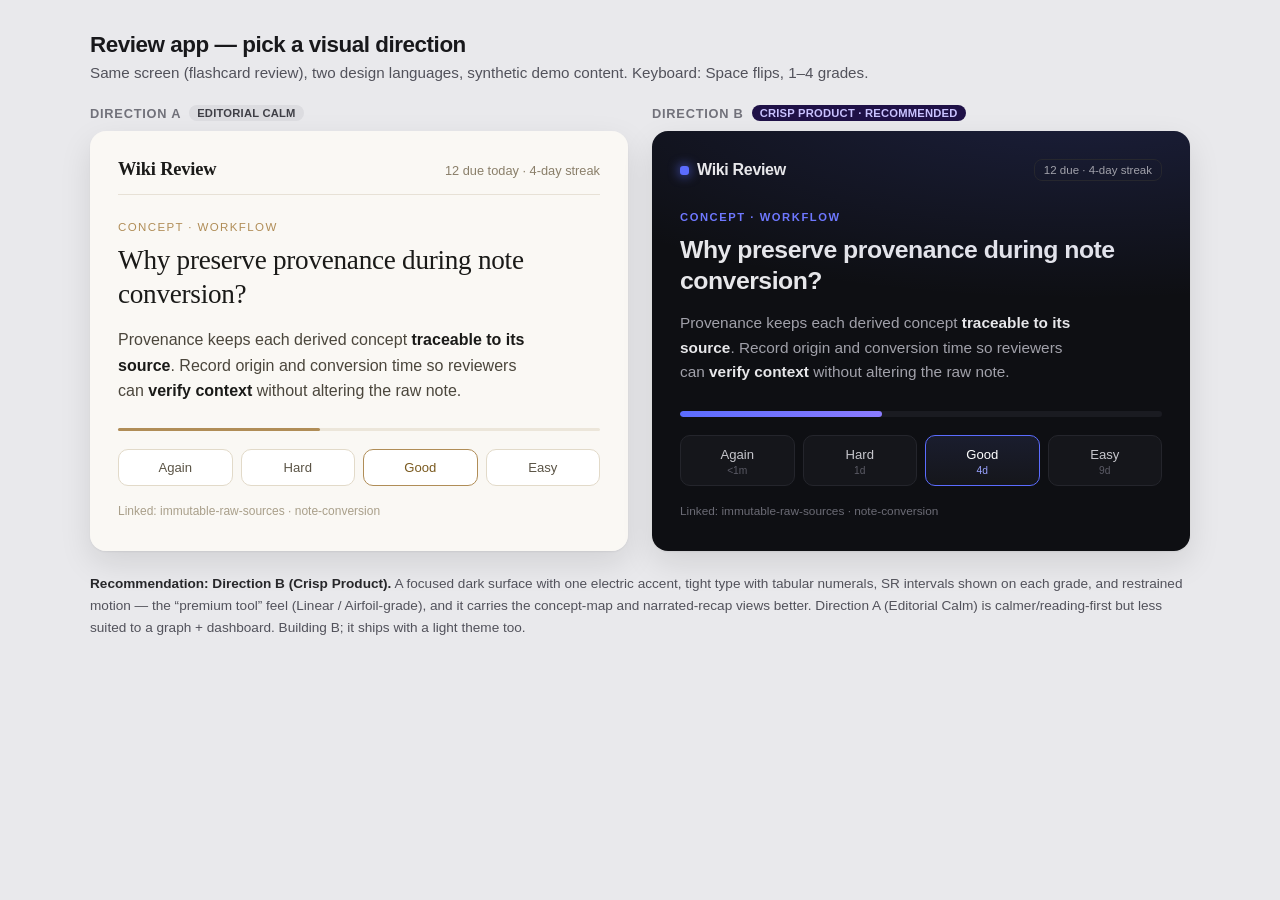
<file: review/mockups/compare.html>
<!doctype html>
<html lang="en">
<head>
<meta charset="utf-8" />
<meta name="viewport" content="width=device-width, initial-scale=1" />
<title>Review app — design direction comparison</title>
<style>
  * { box-sizing: border-box; margin: 0; padding: 0; }
  body { font-family: ui-sans-serif, -apple-system, "Segoe UI", Roboto, sans-serif; background: #e9e9ec; color: #18181b; padding: 32px; }
  .head { max-width: 1100px; margin: 0 auto 24px; }
  .head h1 { font-size: 1.4rem; font-weight: 650; letter-spacing: -0.02em; }
  .head p { color: #52525b; margin-top: 6px; font-size: 0.95rem; }
  .grid { max-width: 1100px; margin: 0 auto; display: grid; grid-template-columns: 1fr 1fr; gap: 24px; }
  .col > .label { display:flex; align-items:center; gap:8px; font-size: 0.8rem; font-weight:600; text-transform: uppercase; letter-spacing: 0.06em; color:#71717a; margin-bottom: 10px; }
  .pill { font-size:0.7rem; padding:2px 8px; border-radius:999px; background:#dcdce0; color:#3f3f46; letter-spacing:0.02em; }
  .pill.rec { background:#1f1147; color:#c9c2ff; }
  .frame { border-radius: 16px; overflow: hidden; box-shadow: 0 1px 2px rgba(0,0,0,.06), 0 12px 32px rgba(0,0,0,.10); }

  /* ---------- Direction A: Editorial Calm ---------- */
  .A { background:#faf8f4; color:#1a1a18; padding:28px; min-height:420px; font-family: ui-sans-serif, -apple-system, sans-serif; }
  .A .top { display:flex; justify-content:space-between; align-items:baseline; border-bottom:1px solid #e7e1d6; padding-bottom:14px; }
  .A .brand { font-family: ui-serif, Georgia, "Times New Roman", serif; font-size:1.15rem; font-weight:600; letter-spacing:-0.01em; }
  .A .due { font-size:0.8rem; color:#8a7f6a; }
  .A .deck { font-size:0.72rem; text-transform:uppercase; letter-spacing:0.12em; color:#b08d57; margin:26px 0 10px; }
  .A .q { font-family: ui-serif, Georgia, serif; font-size:1.7rem; line-height:1.25; letter-spacing:-0.01em; max-width:34ch; }
  .A .a { font-size:1rem; line-height:1.6; color:#4b463c; margin-top:16px; max-width:48ch; }
  .A .a b { color:#1a1a18; }
  .A .bar { height:3px; background:#ece6da; border-radius:99px; margin:24px 0 18px; }
  .A .bar i { display:block; width:42%; height:100%; background:#b08d57; border-radius:99px; }
  .A .grades { display:flex; gap:8px; }
  .A .g { flex:1; text-align:center; padding:10px 0; border:1px solid #e2dac9; border-radius:10px; font-size:0.82rem; background:#fff; color:#5b5446; }
  .A .g.good { border-color:#b08d57; color:#7a5a1f; }
  .A .meta { margin-top:18px; font-size:0.75rem; color:#a99f8a; }

  /* ---------- Direction B: Crisp Product (dark) ---------- */
  .B { background:#0e0f13; color:#e7e7ea; padding:28px; min-height:420px; font-family: ui-sans-serif, -apple-system, "Segoe UI", sans-serif; position:relative; }
  .B::before { content:""; position:absolute; inset:0; background:radial-gradient(900px 300px at 80% -10%, rgba(91,108,255,.18), transparent 70%); pointer-events:none; }
  .B .top { display:flex; justify-content:space-between; align-items:center; position:relative; }
  .B .brand { font-weight:650; letter-spacing:-0.02em; font-size:1rem; display:flex; align-items:center; gap:8px; }
  .B .dot { width:9px; height:9px; border-radius:3px; background:#5b6cff; box-shadow:0 0 12px #5b6cff; }
  .B .chip { font-size:0.72rem; color:#a1a1aa; border:1px solid #26272e; padding:4px 9px; border-radius:8px; }
  .B .deck { font-size:0.7rem; text-transform:uppercase; letter-spacing:0.14em; color:#6f78ff; margin:30px 0 12px; font-weight:600; }
  .B .q { font-size:1.55rem; line-height:1.25; letter-spacing:-0.02em; font-weight:600; max-width:32ch; }
  .B .a { font-size:0.96rem; line-height:1.6; color:#a1a1aa; margin-top:14px; max-width:46ch; }
  .B .a b { color:#e7e7ea; font-weight:600; }
  .B .bar { height:6px; background:#1a1b21; border-radius:99px; margin:26px 0 18px; overflow:hidden; }
  .B .bar i { display:block; width:42%; height:100%; background:linear-gradient(90deg,#5b6cff,#8b7bff); border-radius:99px; }
  .B .grades { display:grid; grid-template-columns:repeat(4,1fr); gap:8px; }
  .B .g { text-align:center; padding:11px 0 9px; border:1px solid #24252c; border-radius:10px; background:#15161b; font-size:0.82rem; color:#c7c7cd; }
  .B .g small { display:block; font-size:0.64rem; color:#5b5b66; margin-top:3px; font-variant-numeric:tabular-nums; }
  .B .g.good { border-color:#5b6cff; color:#fff; background:linear-gradient(#1a1d2e,#15161b); }
  .B .g.good small { color:#9aa3ff; }
  .B .meta { margin-top:18px; font-size:0.74rem; color:#6b6b75; font-variant-numeric:tabular-nums; }
  .note { max-width:1100px; margin:22px auto 0; color:#52525b; font-size:0.85rem; line-height:1.6; }
  .note b{color:#27272a}
</style>
</head>
<body>
  <div class="head">
    <h1>Review app — pick a visual direction</h1>
    <p>Same screen (flashcard review), two design languages, synthetic demo content. Keyboard: Space flips, 1–4 grades.</p>
  </div>

  <div class="grid">
    <!-- Direction A -->
    <div class="col">
      <div class="label">Direction A <span class="pill">Editorial Calm</span></div>
      <div class="frame">
        <div class="A">
          <div class="top">
            <div class="brand">Wiki Review</div>
            <div class="due">12 due today · 4-day streak</div>
          </div>
          <div class="deck">Concept · Workflow</div>
          <div class="q">Why preserve provenance during note conversion?</div>
          <div class="a">Provenance keeps each derived concept <b>traceable to its source</b>. Record origin and conversion time so reviewers can <b>verify context</b> without altering the raw note.</div>
          <div class="bar"><i></i></div>
          <div class="grades">
            <div class="g">Again</div>
            <div class="g">Hard</div>
            <div class="g good">Good</div>
            <div class="g">Easy</div>
          </div>
          <div class="meta">Linked: immutable-raw-sources · note-conversion</div>
        </div>
      </div>
    </div>

    <!-- Direction B -->
    <div class="col">
      <div class="label">Direction B <span class="pill rec">Crisp Product · recommended</span></div>
      <div class="frame">
        <div class="B">
          <div class="top">
            <div class="brand"><span class="dot"></span> Wiki Review</div>
            <div class="chip">12 due · 4-day streak</div>
          </div>
          <div class="deck">Concept · Workflow</div>
          <div class="q">Why preserve provenance during note conversion?</div>
          <div class="a">Provenance keeps each derived concept <b>traceable to its source</b>. Record origin and conversion time so reviewers can <b>verify context</b> without altering the raw note.</div>
          <div class="bar"><i></i></div>
          <div class="grades">
            <div class="g">Again<small>&lt;1m</small></div>
            <div class="g">Hard<small>1d</small></div>
            <div class="g good">Good<small>4d</small></div>
            <div class="g">Easy<small>9d</small></div>
          </div>
          <div class="meta">Linked: immutable-raw-sources · note-conversion</div>
        </div>
      </div>
    </div>
  </div>

  <p class="note"><b>Recommendation: Direction B (Crisp Product).</b> A focused dark surface with one electric accent, tight type with tabular numerals, SR intervals shown on each grade, and restrained motion — the “premium tool” feel (Linear / Airfoil-grade), and it carries the concept-map and narrated-recap views better. Direction A (Editorial Calm) is calmer/reading-first but less suited to a graph + dashboard. Building B; it ships with a light theme too.</p>
</body>
</html>
</file>
